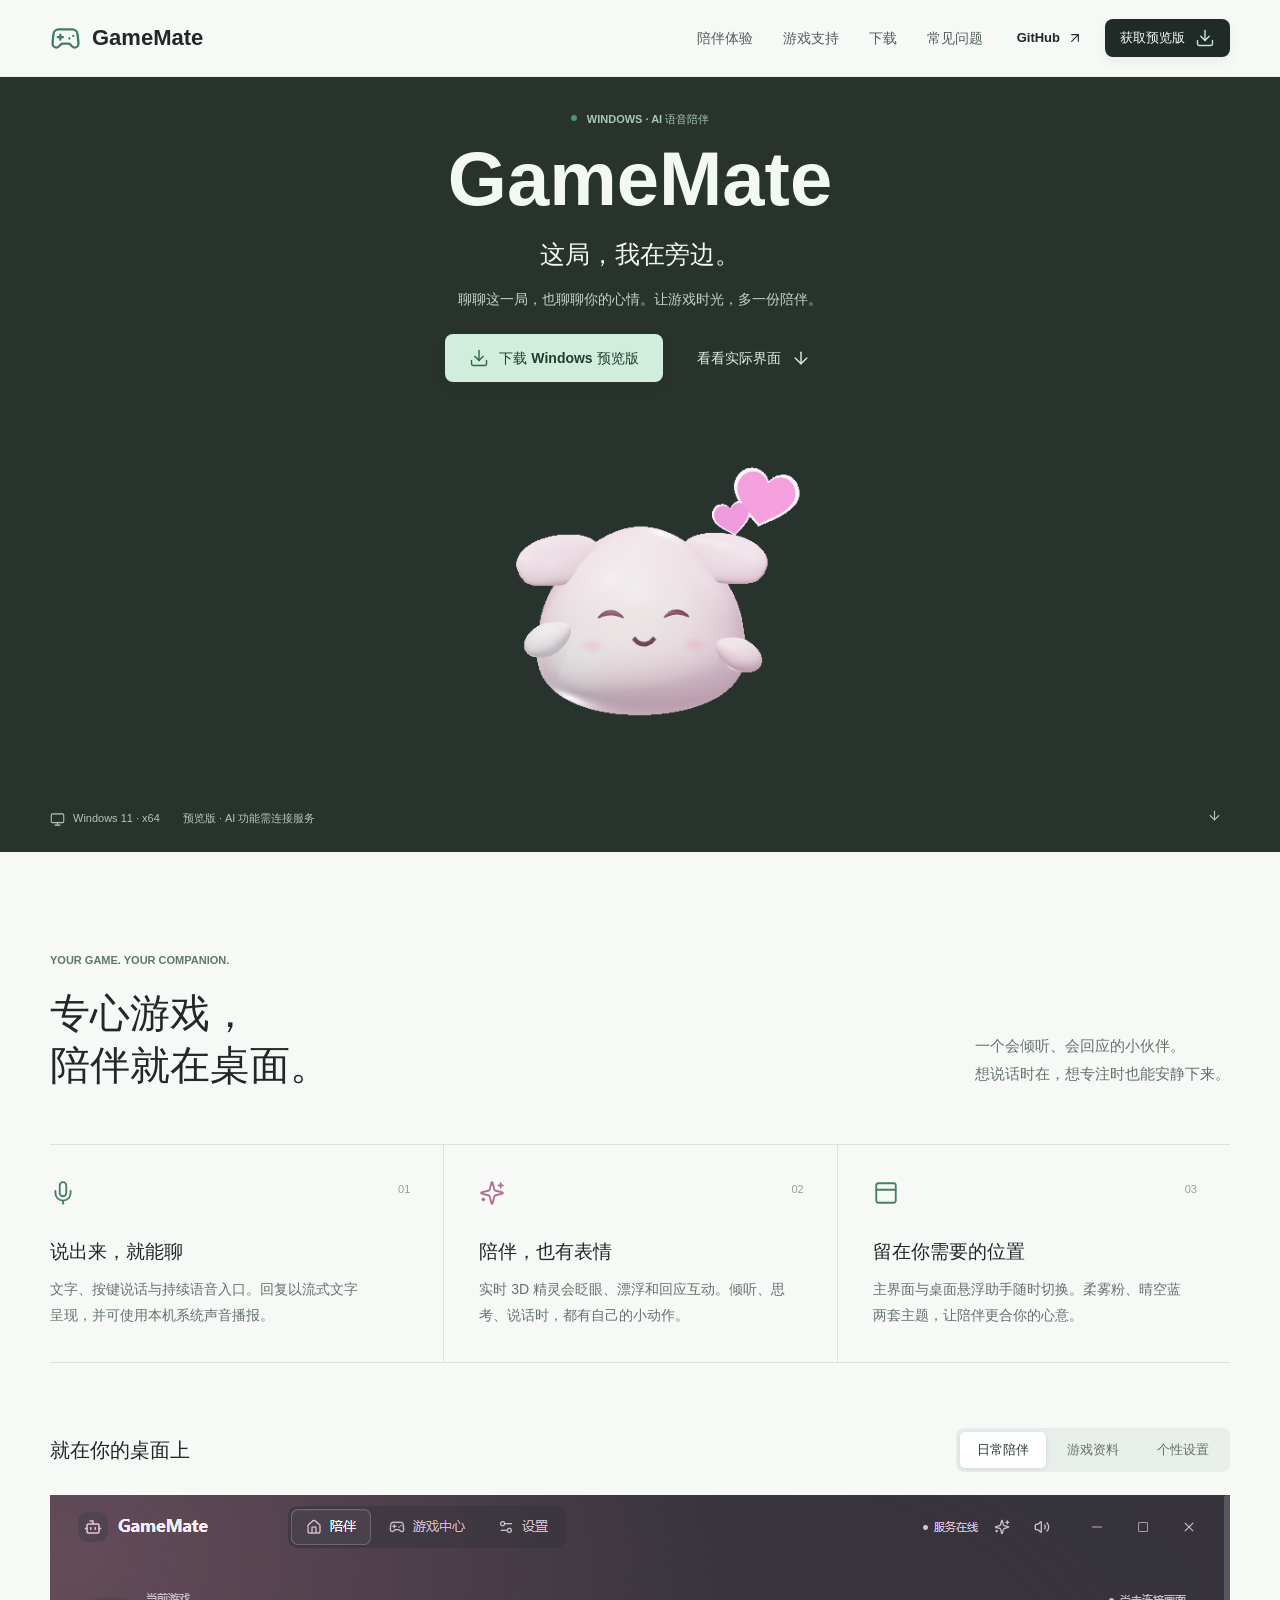
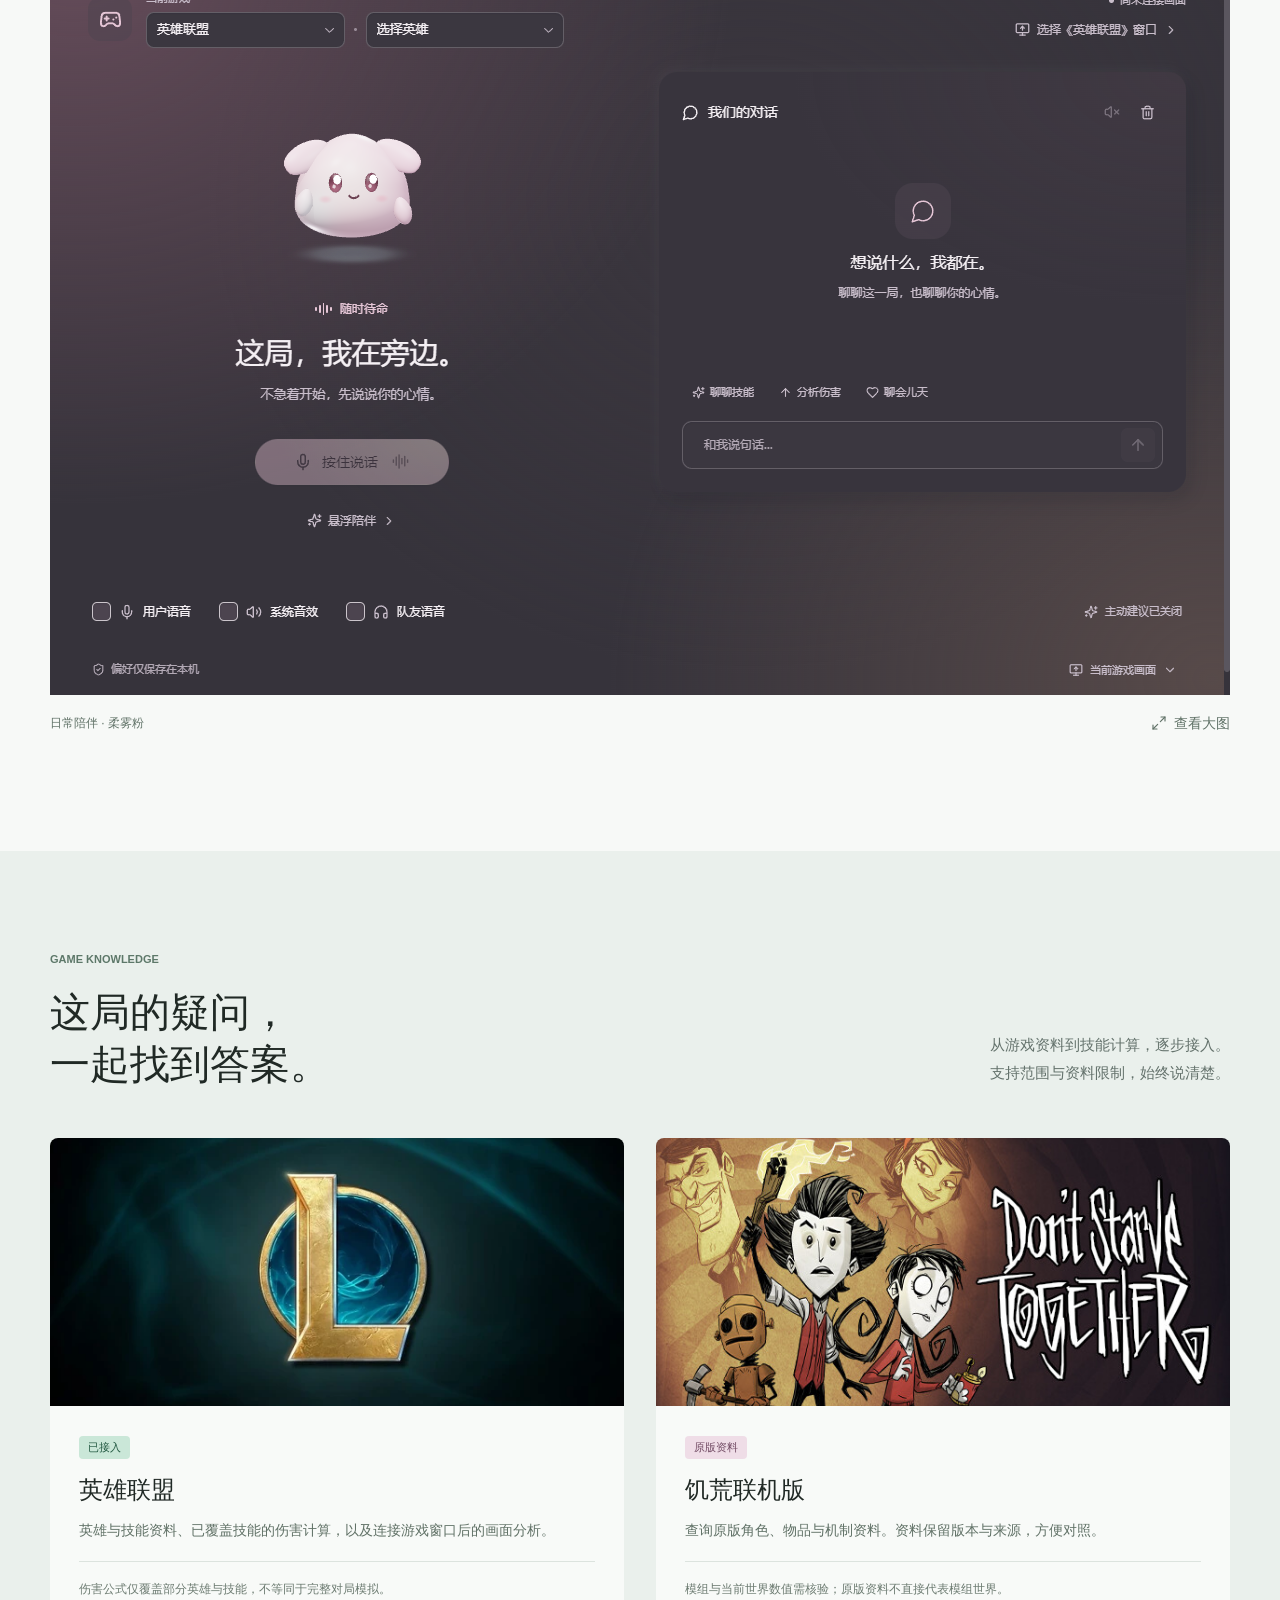
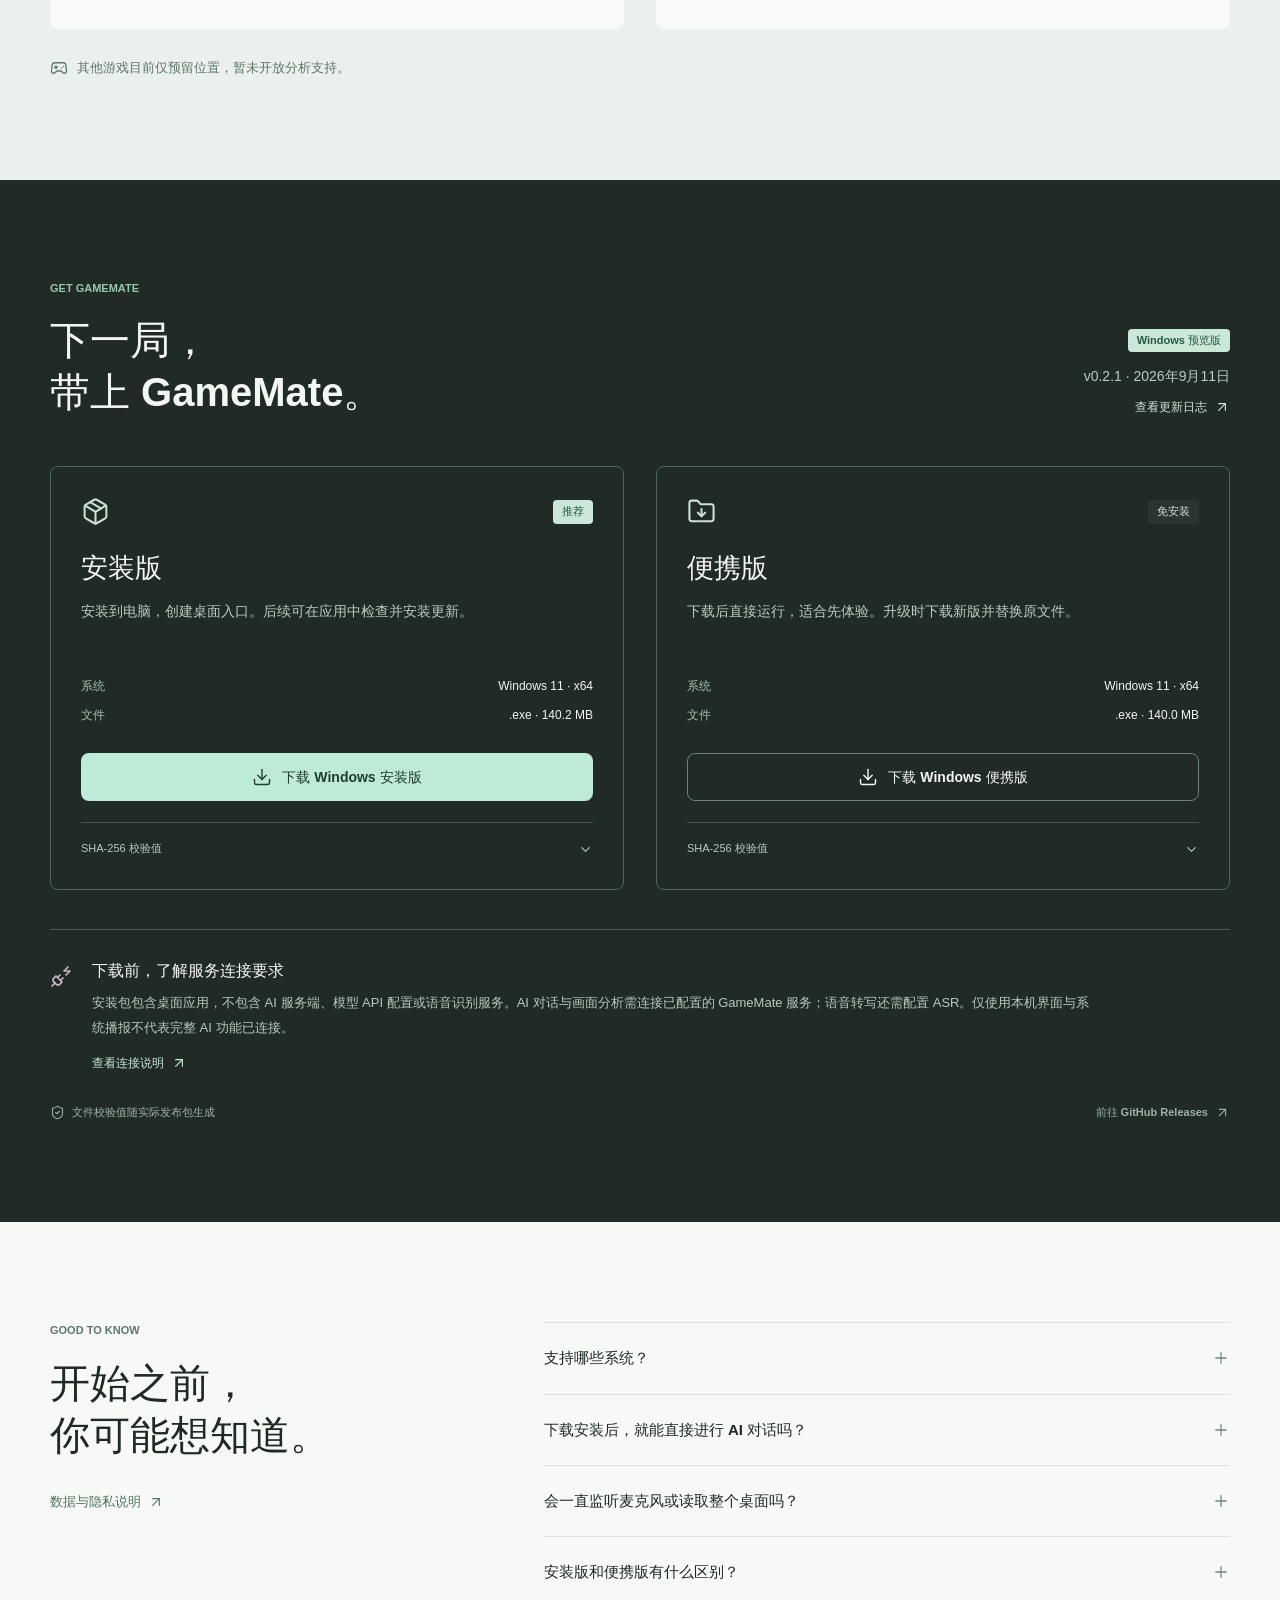
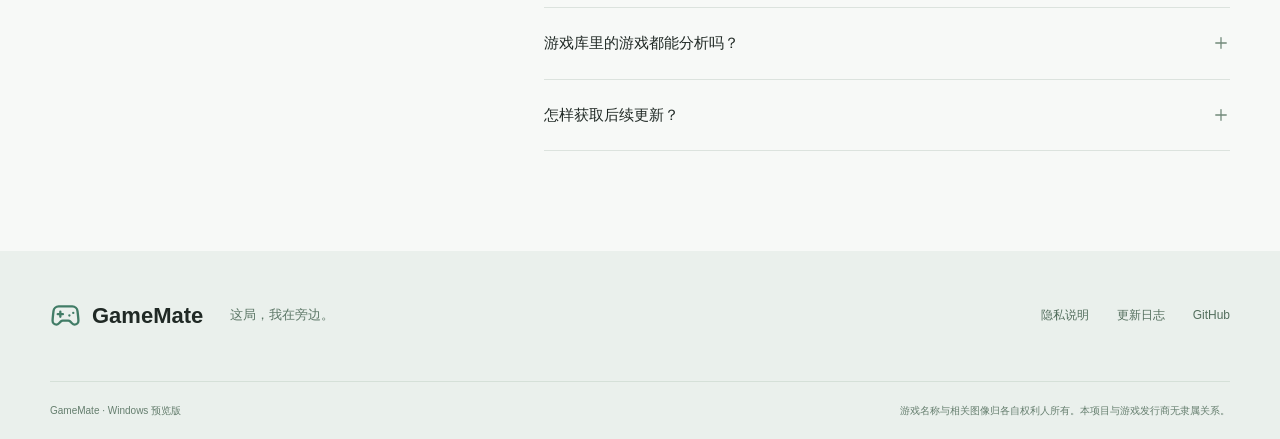
<file: index.html>
<!doctype html>
<html lang="zh-CN">
  <head>
    <meta charset="UTF-8">
    <meta name="viewport" content="width=device-width, initial-scale=1">
    <meta name="theme-color" content="#f5f7f5">
    <meta name="description" content="GameMate 是 Windows 游戏 AI 语音陪伴助手。与桌面 3D 精灵聊天，查看英雄联盟资料和饥荒联机版原版知识。下载 Windows 预览版。">
    <meta property="og:title" content="GameMate | 游戏 AI 语音陪伴助手">
    <meta property="og:description" content="这局，我在旁边。下载 GameMate Windows 预览版。">
    <meta property="og:type" content="website">
    <title>GameMate | 游戏 AI 语音陪伴助手</title>
    <link rel="icon" href="./assets/icon.png" type="image/png">
    <link rel="stylesheet" href="./styles.css">
    <script src="./app.js" defer></script>
  </head>
  <body>
    <a class="skip-link" href="#main">跳到主要内容</a>
    <header class="site-header">
      <div class="header-inner wrap">
        <a class="brand" href="./" aria-label="GameMate 首页"><svg aria-hidden="true"><use href="./assets/icons.svg#gamepad-2"></use></svg><span>GameMate</span></a>
        <nav class="desktop-nav" aria-label="主要导航"><a href="#experience">陪伴体验</a><a href="#games">游戏支持</a><a href="#download">下载</a><a href="#faq">常见问题</a></nav>
        <div class="header-actions"><a class="text-link repository-link" hidden target="_blank" rel="noopener noreferrer">GitHub <svg aria-hidden="true"><use href="./assets/icons.svg#arrow-up-right"></use></svg></a><a class="button button-small button-dark header-download" href="#download">获取预览版 <svg aria-hidden="true"><use href="./assets/icons.svg#download"></use></svg></a><button class="icon-button menu-toggle" type="button" aria-label="打开导航菜单" aria-expanded="false" aria-controls="mobile-menu"><svg aria-hidden="true"><use href="./assets/icons.svg#menu"></use></svg></button></div>
      </div>
      <nav id="mobile-menu" class="mobile-menu" aria-label="移动导航" hidden><a href="#experience">陪伴体验</a><a href="#games">游戏支持</a><a href="#download">下载预览版</a><a href="#faq">常见问题</a><a href="./changelog.html">更新日志</a></nav>
    </header>
    <main id="main">
      <section class="hero" aria-labelledby="hero-title">
        <div class="hero-copy wrap">
          <p class="eyebrow"><span class="status-dot"></span> WINDOWS · AI 语音陪伴</p>
          <h1 id="hero-title">GameMate</h1>
          <p class="hero-tagline">这局，我在旁边。</p>
          <p class="hero-description">聊聊这一局，也聊聊你的心情。<br class="mobile-break">让游戏时光，多一份陪伴。</p>
          <div class="hero-actions"><a class="button button-dark" href="#download"><svg aria-hidden="true"><use href="./assets/icons.svg#download"></use></svg> 下载 Windows 预览版</a><a class="button button-quiet" href="#experience">看看实际界面 <svg aria-hidden="true"><use href="./assets/icons.svg#arrow-down"></use></svg></a></div>
        </div>
        <div class="hero-product"><img src="./assets/hero-scene.png" alt="GameMate 实际 3D 陪伴精灵：柔粉色身体、微笑、双手与开心爱心" width="1600" height="850" fetchpriority="high"></div>
        <div class="hero-footnote wrap"><span><svg aria-hidden="true"><use href="./assets/icons.svg#monitor"></use></svg> Windows 11 · x64</span><span>预览版 · AI 功能需连接服务</span><a href="#experience" aria-label="继续了解 GameMate"><svg aria-hidden="true"><use href="./assets/icons.svg#arrow-down"></use></svg></a></div>
      </section>
      <section id="experience" class="experience section-space">
        <div class="wrap">
          <div class="section-heading"><div><p class="eyebrow">YOUR GAME. YOUR COMPANION.</p><h2>专心游戏，<br>陪伴就在桌面。</h2></div><p class="section-intro">一个会倾听、会回应的小伙伴。<br>想说话时在，想专注时也能安静下来。</p></div>
          <div class="feature-strip">
            <article><span class="feature-number">01</span><svg aria-hidden="true"><use href="./assets/icons.svg#mic"></use></svg><h3>说出来，就能聊</h3><p>文字、按键说话与持续语音入口。回复以流式文字呈现，并可使用本机系统声音播报。</p></article>
            <article><span class="feature-number">02</span><svg aria-hidden="true"><use href="./assets/icons.svg#sparkles"></use></svg><h3>陪伴，也有表情</h3><p>实时 3D 精灵会眨眼、漂浮和回应互动。倾听、思考、说话时，都有自己的小动作。</p></article>
            <article><span class="feature-number">03</span><svg aria-hidden="true"><use href="./assets/icons.svg#panel-top"></use></svg><h3>留在你需要的位置</h3><p>主界面与桌面悬浮助手随时切换。柔雾粉、晴空蓝两套主题，让陪伴更合你的心意。</p></article>
          </div>
          <div class="gallery-heading"><h3>就在你的桌面上</h3><div class="gallery-tabs" role="tablist" aria-label="产品界面"><button id="tab-companion" type="button" role="tab" aria-selected="true" aria-controls="product-panel" data-gallery="companion">日常陪伴</button><button id="tab-games" type="button" role="tab" aria-selected="false" aria-controls="product-panel" tabindex="-1" data-gallery="games">游戏资料</button><button id="tab-settings" type="button" role="tab" aria-selected="false" aria-controls="product-panel" tabindex="-1" data-gallery="settings">个性设置</button></div></div>
          <figure class="product-gallery" id="product-panel" role="tabpanel" tabindex="0" aria-labelledby="tab-companion"><img id="gallery-image" src="./assets/companion-desktop.png" alt="日常陪伴界面，左侧为 3D 精灵，右侧为聊天和语音入口" width="1180" height="800" loading="lazy"><figcaption><span id="gallery-caption">日常陪伴 · 柔雾粉</span><button type="button" class="text-link" id="expand-image"><svg aria-hidden="true"><use href="./assets/icons.svg#maximize-2"></use></svg> 查看大图</button></figcaption></figure>
        </div>
      </section>
      <section id="games" class="games-section section-space">
        <div class="wrap"><div class="section-heading"><div><p class="eyebrow">GAME KNOWLEDGE</p><h2>这局的疑问，<br>一起找到答案。</h2></div><p class="section-intro">从游戏资料到技能计算，逐步接入。<br>支持范围与资料限制，始终说清楚。</p></div>
          <div class="game-list"><article class="game-feature"><img src="./assets/league-of-legends.webp" alt="英雄联盟" width="460" height="215" loading="lazy"><div><span class="tag tag-mint">已接入</span><h3>英雄联盟</h3><p>英雄与技能资料、已覆盖技能的伤害计算，以及连接游戏窗口后的画面分析。</p><p class="scope-note">伤害公式仅覆盖部分英雄与技能，不等同于完整对局模拟。</p></div></article><article class="game-feature"><img src="./assets/dont-starve.jpg" alt="饥荒联机版" width="460" height="215" loading="lazy"><div><span class="tag tag-pink">原版资料</span><h3>饥荒联机版</h3><p>查询原版角色、物品与机制资料。资料保留版本与来源，方便对照。</p><p class="scope-note">模组与当前世界数值需核验；原版资料不直接代表模组世界。</p></div></article></div>
          <p class="games-footer"><svg aria-hidden="true"><use href="./assets/icons.svg#gamepad-2"></use></svg> 其他游戏目前仅预留位置，暂未开放分析支持。</p>
        </div>
      </section>
      <section id="download" class="download-section section-space" aria-labelledby="download-heading">
        <div class="wrap"><div class="section-heading"><div><p class="eyebrow">GET GAMEMATE</p><h2 id="download-heading">下一局，<br>带上 GameMate。</h2></div><div class="release-summary"><span class="tag tag-mint">Windows 预览版</span><p id="release-version" role="status">正在获取版本信息</p><a class="text-link" href="./changelog.html">查看更新日志 <svg aria-hidden="true"><use href="./assets/icons.svg#arrow-up-right"></use></svg></a></div></div>
          <div id="release-error" class="release-error" role="status" hidden><p id="release-error-text">暂时无法获取发布信息。</p><button class="button button-small button-outline" id="retry-release" type="button"><svg aria-hidden="true"><use href="./assets/icons.svg#refresh-cw"></use></svg> 重新获取</button></div>
          <div class="download-grid">
            <article class="download-option" data-download="installer"><div class="download-option-heading"><svg aria-hidden="true"><use href="./assets/icons.svg#package"></use></svg><span class="tag tag-mint">推荐</span></div><h3>安装版</h3><p>安装到电脑，创建桌面入口。后续可在应用中检查并安装更新。</p><dl><div><dt>系统</dt><dd>Windows 11 · x64</dd></div><div><dt>文件</dt><dd class="asset-size">等待发布信息</dd></div></dl><a class="button button-mint asset-download" aria-disabled="true"><svg aria-hidden="true"><use href="./assets/icons.svg#download"></use></svg><span>正在获取下载</span></a><details class="checksum-details"><summary>SHA-256 校验值 <svg aria-hidden="true"><use href="./assets/icons.svg#chevron-down"></use></svg></summary><div class="checksum-row"><code class="asset-checksum">发布后提供</code><button class="icon-button copy-checksum" type="button" aria-label="复制安装版 SHA-256 校验值" title="复制 SHA-256" disabled><svg aria-hidden="true"><use href="./assets/icons.svg#copy"></use></svg></button></div></details></article>
            <article class="download-option" data-download="portable"><div class="download-option-heading"><svg aria-hidden="true"><use href="./assets/icons.svg#folder-down"></use></svg><span class="tag tag-neutral">免安装</span></div><h3>便携版</h3><p>下载后直接运行，适合先体验。升级时下载新版并替换原文件。</p><dl><div><dt>系统</dt><dd>Windows 11 · x64</dd></div><div><dt>文件</dt><dd class="asset-size">等待发布信息</dd></div></dl><a class="button button-outline asset-download" aria-disabled="true"><svg aria-hidden="true"><use href="./assets/icons.svg#download"></use></svg><span>正在获取下载</span></a><details class="checksum-details"><summary>SHA-256 校验值 <svg aria-hidden="true"><use href="./assets/icons.svg#chevron-down"></use></svg></summary><div class="checksum-row"><code class="asset-checksum">发布后提供</code><button class="icon-button copy-checksum" type="button" aria-label="复制便携版 SHA-256 校验值" title="复制 SHA-256" disabled><svg aria-hidden="true"><use href="./assets/icons.svg#copy"></use></svg></button></div></details></article>
          </div>
          <div class="requirements"><svg aria-hidden="true"><use href="./assets/icons.svg#plug-zap"></use></svg><div><h3>下载前，了解服务连接要求</h3><p>安装包包含桌面应用，不包含 AI 服务端、模型 API 配置或语音识别服务。AI 对话与画面分析需连接已配置的 GameMate 服务；语音转写还需配置 ASR。仅使用本机界面与系统播报不代表完整 AI 功能已连接。</p><a class="text-link setup-link" href="./setup.html">查看连接说明 <svg aria-hidden="true"><use href="./assets/icons.svg#arrow-up-right"></use></svg></a></div></div>
          <div class="download-footer"><span><svg aria-hidden="true"><use href="./assets/icons.svg#shield-check"></use></svg> 文件校验值随实际发布包生成</span><a class="text-link release-link" hidden target="_blank" rel="noopener noreferrer">前往 GitHub Releases <svg aria-hidden="true"><use href="./assets/icons.svg#arrow-up-right"></use></svg></a></div>
        </div>
      </section>
      <section id="faq" class="faq-section section-space"><div class="wrap faq-layout"><div><p class="eyebrow">GOOD TO KNOW</p><h2>开始之前，<br>你可能想知道。</h2><a class="text-link" href="./privacy.html">数据与隐私说明 <svg aria-hidden="true"><use href="./assets/icons.svg#arrow-up-right"></use></svg></a></div><div class="faq-list">
        <details><summary>支持哪些系统？<svg aria-hidden="true"><use href="./assets/icons.svg#plus"></use></svg></summary><p>当前提供 Windows 11 x64 安装版与便携版，暂不提供 macOS、Linux 或 ARM64 版本。进程音频采集要求 Windows build 20348 及以上；建议使用更新后的 Windows 11。Windows 10 不作为本预览版的完整功能支持平台。</p></details>
        <details><summary>下载安装后，就能直接进行 AI 对话吗？<svg aria-hidden="true"><use href="./assets/icons.svg#plus"></use></svg></summary><p>还需要连接 GameMate 服务端，并在服务端配置模型供应商与 API Key。服务默认在本机运行，地址为 <code>http://127.0.0.1:8787</code>。语音转写需要单独配置 ASR。安装包不会携带你的 API Key 或服务配置；具体部署步骤见项目中的服务端部署文档。</p><a class="text-link setup-link" href="./setup.html">查看服务端部署说明 <svg aria-hidden="true"><use href="./assets/icons.svg#arrow-up-right"></use></svg></a></details>
        <details><summary>会一直监听麦克风或读取整个桌面吗？<svg aria-hidden="true"><use href="./assets/icons.svg#plus"></use></svg></summary><p>麦克风有按键说话与可选持续语音模式，持续模式由你在设置中开启。游戏画面由你选择目标窗口；主动建议与声音通道也可以单独关闭。使用暂停助手可停止持续采集。启用相关 AI 功能时，音频、文字或所选窗口画面可能发送到你配置的服务及模型供应商。</p></details>
        <details><summary>安装版和便携版有什么区别？<svg aria-hidden="true"><use href="./assets/icons.svg#plus"></use></svg></summary><p>安装版提供安装向导、快捷方式和应用内更新入口，适合日常使用。便携版无需安装，更新时需要重新下载新版。两者都需要满足同样的服务连接条件；便携版也可能在当前用户目录保存应用设置，并不表示所有数据都写在可执行文件旁边。</p></details>
        <details><summary>游戏库里的游戏都能分析吗？<svg aria-hidden="true"><use href="./assets/icons.svg#plus"></use></svg></summary><p>目前英雄联盟提供英雄资料与部分技能伤害分析，饥荒联机版提供原版资料查询。其余游戏仅展示预留位置。资料、公式和画面理解均有覆盖范围与版本限制，不能保证对每个问题都给出准确答案。</p></details>
        <details><summary>怎样获取后续更新？<svg aria-hidden="true"><use href="./assets/icons.svg#plus"></use></svg></summary><p>安装版可在应用设置中手动检查更新，下载完成后由你确认重启安装；便携版请从本页或 GitHub Releases 下载新版。服务端与桌面端需要保持兼容，发布日志会说明对应变化。</p></details>
      </div></div></section>
    </main>
    <footer class="site-footer"><div class="wrap footer-top"><a class="brand" href="./"><svg aria-hidden="true"><use href="./assets/icons.svg#gamepad-2"></use></svg><span>GameMate</span></a><p>这局，我在旁边。</p><nav aria-label="页脚导航"><a href="./privacy.html">隐私说明</a><a href="./changelog.html">更新日志</a><a class="repository-link" hidden target="_blank" rel="noopener noreferrer">GitHub</a></nav></div><div class="wrap footer-bottom"><span>GameMate · Windows 预览版</span><span>游戏名称与相关图像归各自权利人所有。本项目与游戏发行商无隶属关系。</span></div></footer>
    <dialog id="image-dialog" class="image-dialog" aria-label="产品界面大图"><button class="icon-button dialog-close" type="button" aria-label="关闭大图" title="关闭大图"><svg aria-hidden="true"><use href="./assets/icons.svg#x"></use></svg></button><img id="dialog-image" alt="" width="1180" height="800"><p id="dialog-caption"></p></dialog>
    <div id="toast" class="toast" role="status" aria-live="polite" hidden></div>
  </body>
</html>
</file>
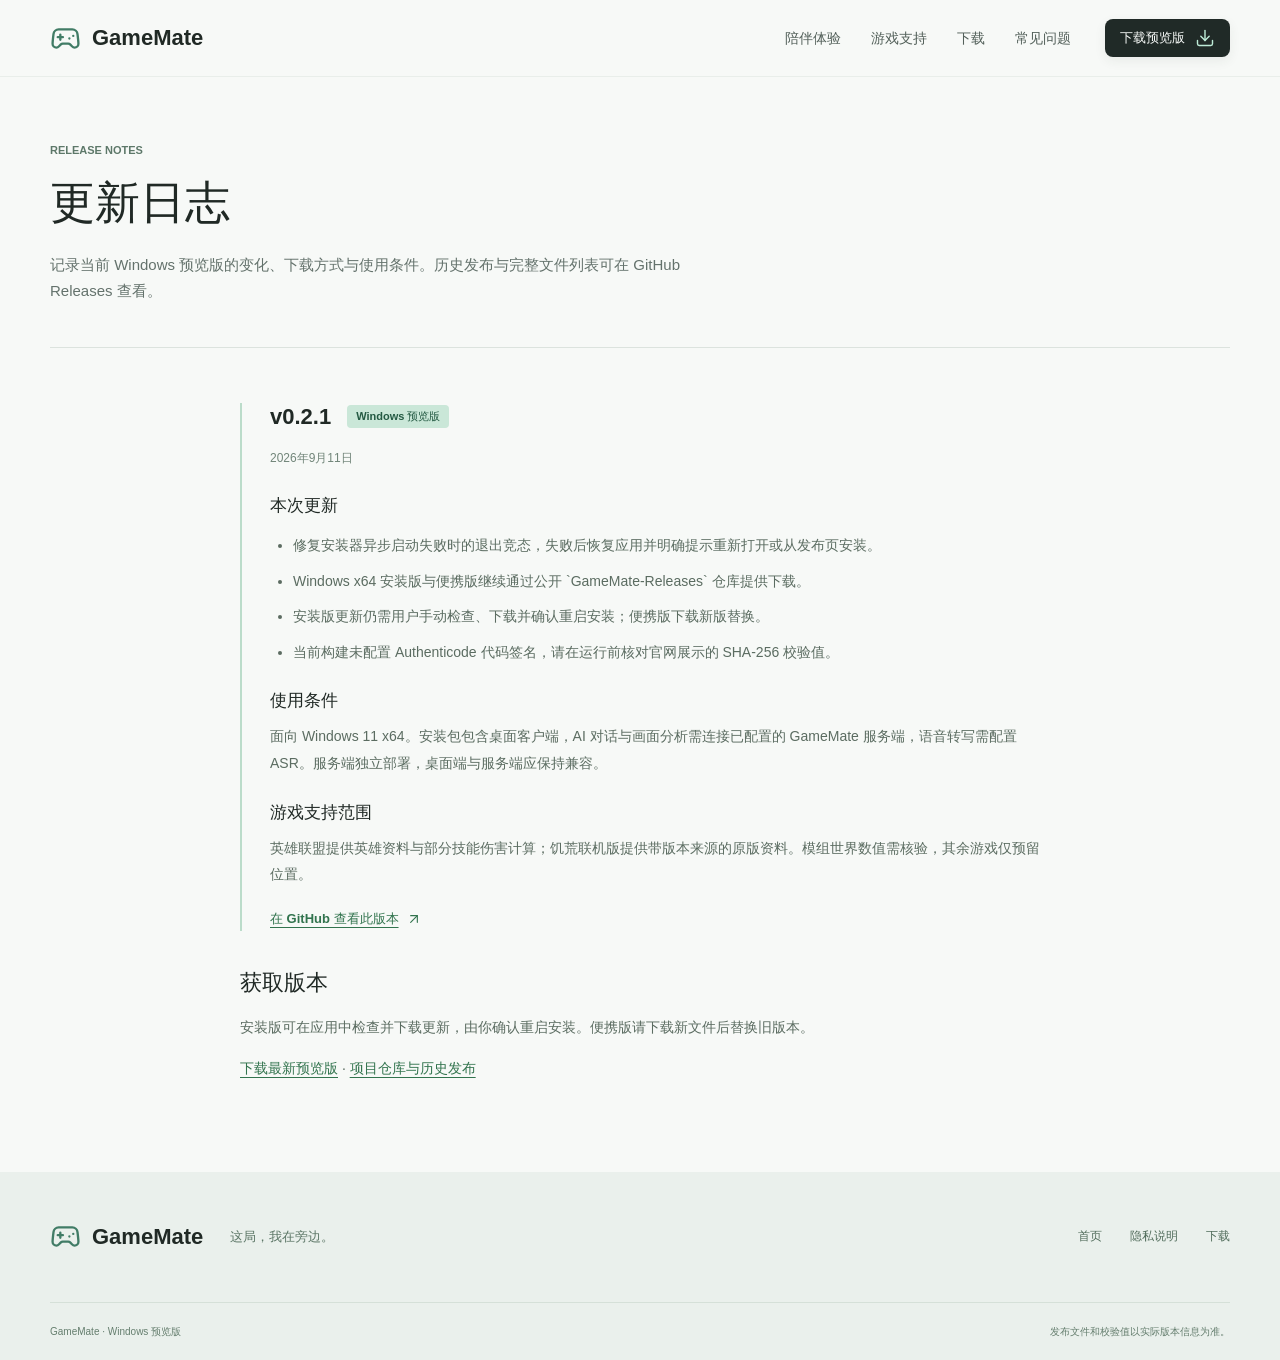
<file: changelog.html>
<!doctype html>
<html lang="zh-CN">
<head><meta charset="UTF-8"><meta name="viewport" content="width=device-width, initial-scale=1"><meta name="theme-color" content="#f5f7f5"><meta name="description" content="GameMate Windows 预览版更新日志与下载信息。"><title>更新日志 | GameMate</title><link rel="icon" href="./assets/icon.png" type="image/png"><link rel="stylesheet" href="./styles.css"><script src="./app.js" defer></script></head>
<body>
  <a class="skip-link" href="#main">跳到主要内容</a>
  <header class="site-header"><div class="header-inner wrap"><a class="brand" href="./" aria-label="GameMate 首页"><svg aria-hidden="true"><use href="./assets/icons.svg#gamepad-2"></use></svg><span>GameMate</span></a><nav class="desktop-nav" aria-label="主要导航"><a href="./#experience">陪伴体验</a><a href="./#games">游戏支持</a><a href="./#download">下载</a><a href="./#faq">常见问题</a></nav><div class="header-actions"><a class="button button-small button-dark" href="./#download">下载预览版 <svg aria-hidden="true"><use href="./assets/icons.svg#download"></use></svg></a></div></div></header>
  <main class="document-main" id="main"><div class="document-header wrap"><p class="eyebrow">RELEASE NOTES</p><h1>更新日志</h1><p>记录当前 Windows 预览版的变化、下载方式与使用条件。历史发布与完整文件列表可在 GitHub Releases 查看。</p></div><div class="document-content"><section class="release-entry"><h2><span id="changelog-version">正在获取版本</span><span class="tag tag-mint">Windows 预览版</span></h2><p class="release-date" id="changelog-date" role="status">正在获取发布信息</p><h3>本次更新</h3><ul id="release-notes"><li>发布内容加载中。</li></ul><h3>使用条件</h3><p>面向 Windows 11 x64。安装包包含桌面客户端，AI 对话与画面分析需连接已配置的 GameMate 服务端，语音转写需配置 ASR。服务端独立部署，桌面端与服务端应保持兼容。</p><h3>游戏支持范围</h3><p>英雄联盟提供英雄资料与部分技能伤害计算；饥荒联机版提供带版本来源的原版资料。模组世界数值需核验，其余游戏仅预留位置。</p><a class="text-link release-link" hidden target="_blank" rel="noopener noreferrer">在 GitHub 查看此版本 <svg aria-hidden="true"><use href="./assets/icons.svg#arrow-up-right"></use></svg></a></section><section><h2>获取版本</h2><p>安装版可在应用中检查并下载更新，由你确认重启安装。便携版请下载新文件后替换旧版本。</p><p><a href="./#download">下载最新预览版</a> · <a class="repository-link" hidden target="_blank" rel="noopener noreferrer">项目仓库与历史发布</a></p></section></div></main>
  <footer class="site-footer"><div class="wrap footer-top"><a class="brand" href="./"><svg aria-hidden="true"><use href="./assets/icons.svg#gamepad-2"></use></svg><span>GameMate</span></a><p>这局，我在旁边。</p><nav aria-label="页脚导航"><a href="./">首页</a><a href="./privacy.html">隐私说明</a><a href="./#download">下载</a></nav></div><div class="wrap footer-bottom"><span>GameMate · Windows 预览版</span><span>发布文件和校验值以实际版本信息为准。</span></div></footer>
</body></html>
</file>
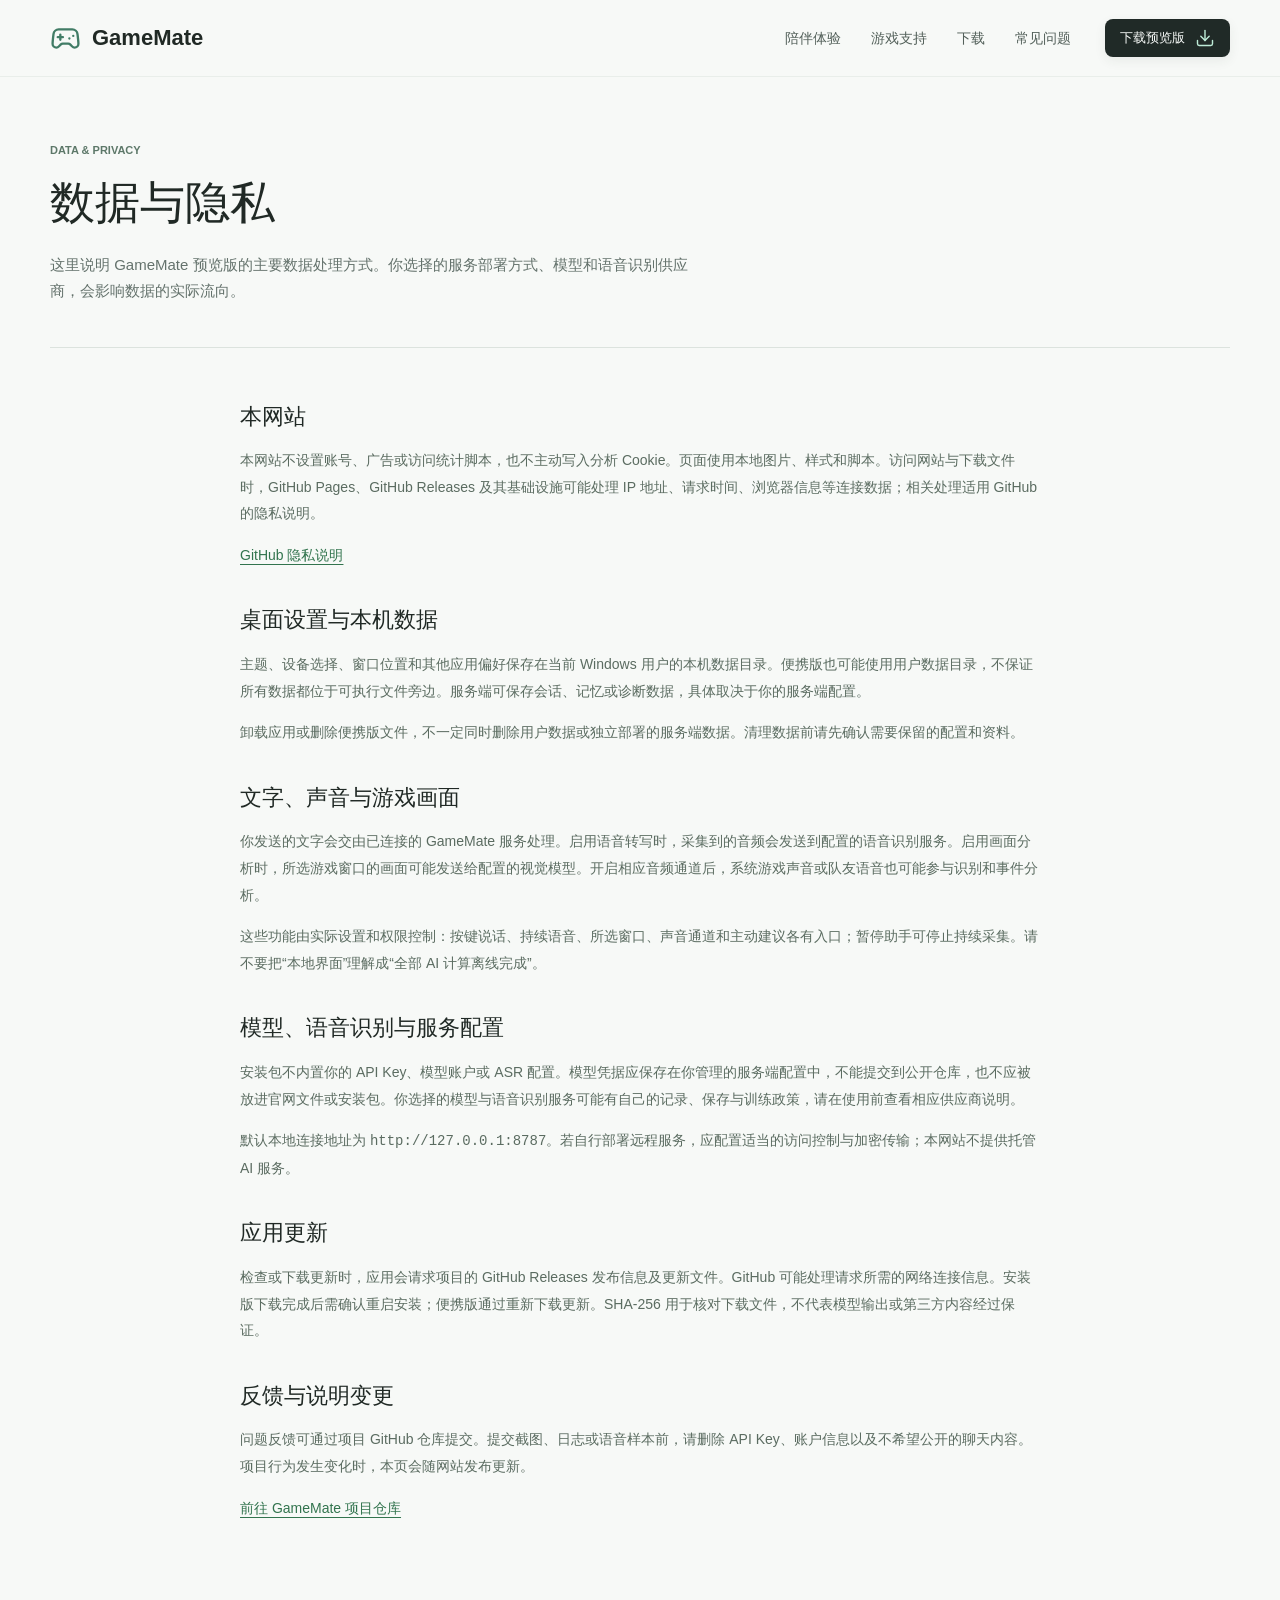
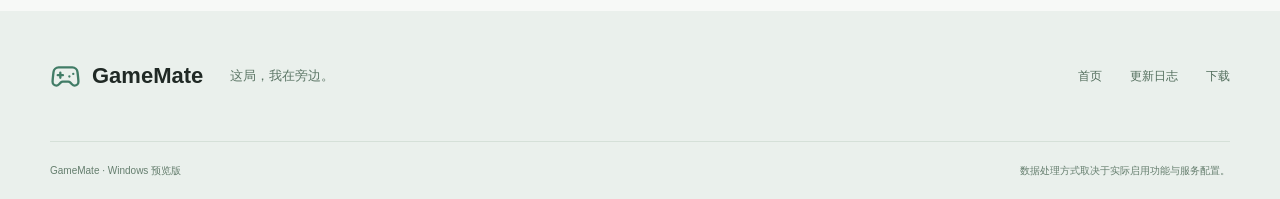
<file: privacy.html>
<!doctype html>
<html lang="zh-CN">
<head><meta charset="UTF-8"><meta name="viewport" content="width=device-width, initial-scale=1"><meta name="theme-color" content="#f5f7f5"><meta name="description" content="GameMate Windows 预览版的数据与隐私说明：网站访问、桌面采集、服务连接与本地设置。"><title>数据与隐私 | GameMate</title><link rel="icon" href="./assets/icon.png" type="image/png"><link rel="stylesheet" href="./styles.css"><script src="./app.js" defer></script></head>
<body>
  <a class="skip-link" href="#main">跳到主要内容</a>
  <header class="site-header"><div class="header-inner wrap"><a class="brand" href="./" aria-label="GameMate 首页"><svg aria-hidden="true"><use href="./assets/icons.svg#gamepad-2"></use></svg><span>GameMate</span></a><nav class="desktop-nav" aria-label="主要导航"><a href="./#experience">陪伴体验</a><a href="./#games">游戏支持</a><a href="./#download">下载</a><a href="./#faq">常见问题</a></nav><div class="header-actions"><a class="button button-small button-dark" href="./#download">下载预览版 <svg aria-hidden="true"><use href="./assets/icons.svg#download"></use></svg></a></div></div></header>
  <main class="document-main" id="main"><div class="document-header wrap"><p class="eyebrow">DATA & PRIVACY</p><h1>数据与隐私</h1><p>这里说明 GameMate 预览版的主要数据处理方式。你选择的服务部署方式、模型和语音识别供应商，会影响数据的实际流向。</p></div><div class="document-content">
    <section><h2>本网站</h2><p>本网站不设置账号、广告或访问统计脚本，也不主动写入分析 Cookie。页面使用本地图片、样式和脚本。访问网站与下载文件时，GitHub Pages、GitHub Releases 及其基础设施可能处理 IP 地址、请求时间、浏览器信息等连接数据；相关处理适用 GitHub 的隐私说明。</p><p><a href="https://docs.github.com/en/site-policy/privacy-policies/github-general-privacy-statement" target="_blank" rel="noopener noreferrer">GitHub 隐私说明</a></p></section>
    <section><h2>桌面设置与本机数据</h2><p>主题、设备选择、窗口位置和其他应用偏好保存在当前 Windows 用户的本机数据目录。便携版也可能使用用户数据目录，不保证所有数据都位于可执行文件旁边。服务端可保存会话、记忆或诊断数据，具体取决于你的服务端配置。</p><p>卸载应用或删除便携版文件，不一定同时删除用户数据或独立部署的服务端数据。清理数据前请先确认需要保留的配置和资料。</p></section>
    <section><h2>文字、声音与游戏画面</h2><p>你发送的文字会交由已连接的 GameMate 服务处理。启用语音转写时，采集到的音频会发送到配置的语音识别服务。启用画面分析时，所选游戏窗口的画面可能发送给配置的视觉模型。开启相应音频通道后，系统游戏声音或队友语音也可能参与识别和事件分析。</p><p>这些功能由实际设置和权限控制：按键说话、持续语音、所选窗口、声音通道和主动建议各有入口；暂停助手可停止持续采集。请不要把“本地界面”理解成“全部 AI 计算离线完成”。</p></section>
    <section><h2>模型、语音识别与服务配置</h2><p>安装包不内置你的 API Key、模型账户或 ASR 配置。模型凭据应保存在你管理的服务端配置中，不能提交到公开仓库，也不应被放进官网文件或安装包。你选择的模型与语音识别服务可能有自己的记录、保存与训练政策，请在使用前查看相应供应商说明。</p><p>默认本地连接地址为 <code>http://127.0.0.1:8787</code>。若自行部署远程服务，应配置适当的访问控制与加密传输；本网站不提供托管 AI 服务。</p></section>
    <section><h2>应用更新</h2><p>检查或下载更新时，应用会请求项目的 GitHub Releases 发布信息及更新文件。GitHub 可能处理请求所需的网络连接信息。安装版下载完成后需确认重启安装；便携版通过重新下载更新。SHA-256 用于核对下载文件，不代表模型输出或第三方内容经过保证。</p></section>
    <section><h2>反馈与说明变更</h2><p>问题反馈可通过项目 GitHub 仓库提交。提交截图、日志或语音样本前，请删除 API Key、账户信息以及不希望公开的聊天内容。项目行为发生变化时，本页会随网站发布更新。</p><p><a class="repository-link" hidden target="_blank" rel="noopener noreferrer">前往 GameMate 项目仓库</a></p></section>
  </div></main>
  <footer class="site-footer"><div class="wrap footer-top"><a class="brand" href="./"><svg aria-hidden="true"><use href="./assets/icons.svg#gamepad-2"></use></svg><span>GameMate</span></a><p>这局，我在旁边。</p><nav aria-label="页脚导航"><a href="./">首页</a><a href="./changelog.html">更新日志</a><a href="./#download">下载</a></nav></div><div class="wrap footer-bottom"><span>GameMate · Windows 预览版</span><span>数据处理方式取决于实际启用功能与服务配置。</span></div></footer>
</body></html>
</file>
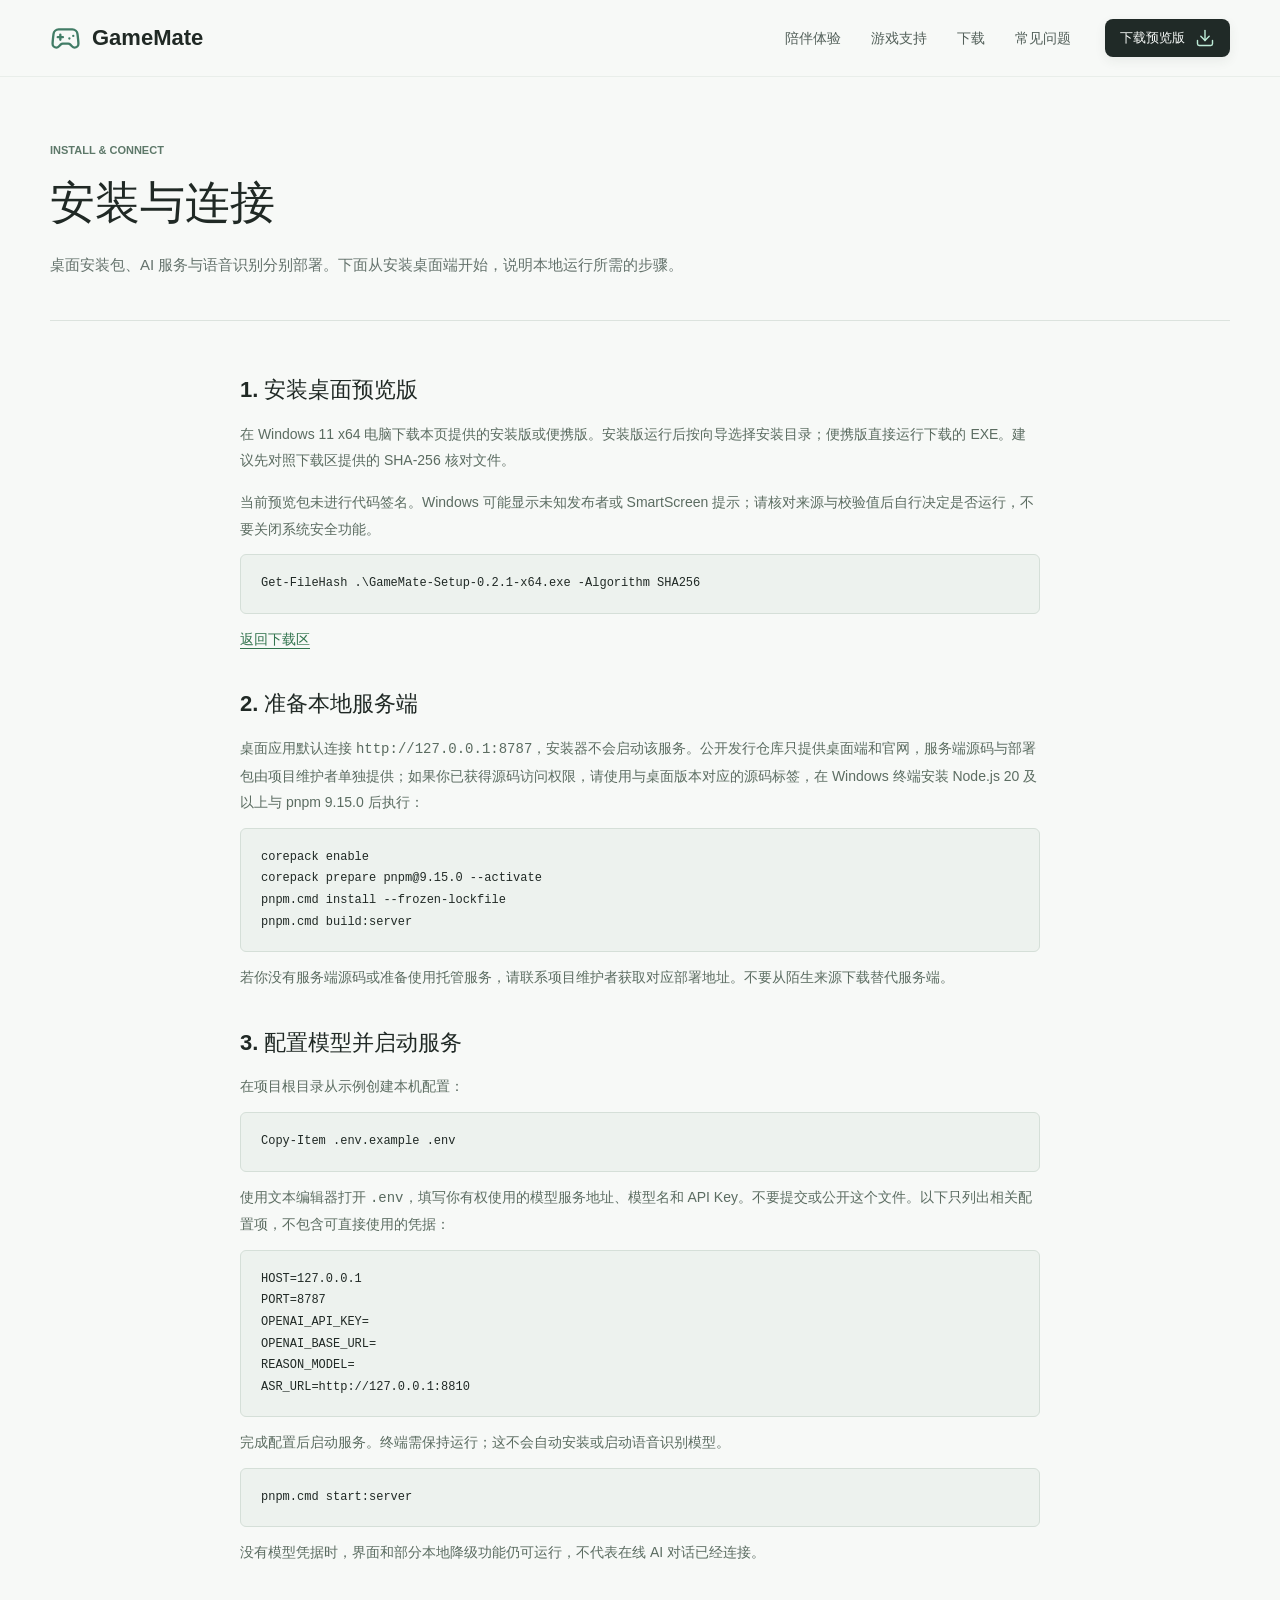
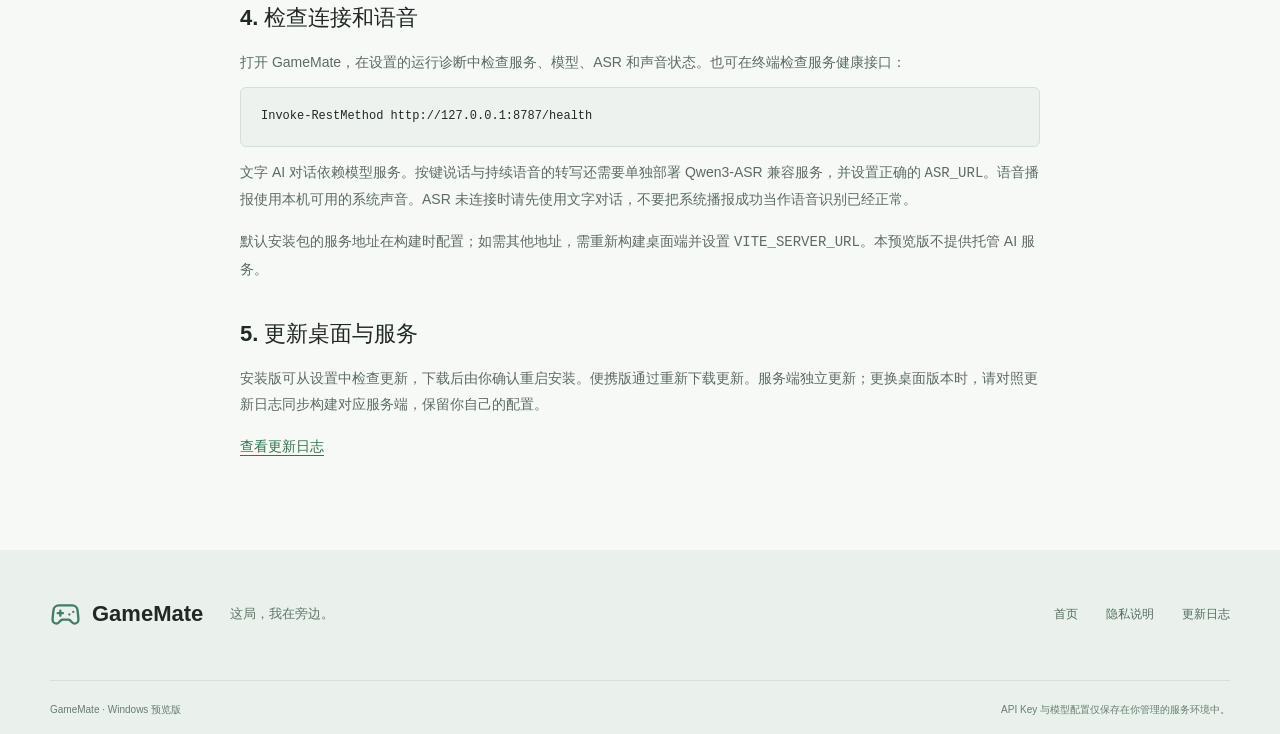
<file: setup.html>
<!doctype html>
<html lang="zh-CN">
<head><meta charset="UTF-8"><meta name="viewport" content="width=device-width, initial-scale=1"><meta name="theme-color" content="#f5f7f5"><meta name="description" content="安装 GameMate Windows 预览版，启动本地服务并检查 AI 与语音连接。"><title>安装与连接 | GameMate</title><link rel="icon" href="./assets/icon.png" type="image/png"><link rel="stylesheet" href="./styles.css"><script src="./app.js" defer></script></head>
<body><a class="skip-link" href="#main">跳到主要内容</a><header class="site-header"><div class="header-inner wrap"><a class="brand" href="./" aria-label="GameMate 首页"><svg aria-hidden="true"><use href="./assets/icons.svg#gamepad-2"></use></svg><span>GameMate</span></a><nav class="desktop-nav" aria-label="主要导航"><a href="./#experience">陪伴体验</a><a href="./#games">游戏支持</a><a href="./#download">下载</a><a href="./#faq">常见问题</a></nav><div class="header-actions"><a class="button button-small button-dark" href="./#download">下载预览版 <svg aria-hidden="true"><use href="./assets/icons.svg#download"></use></svg></a></div></div></header>
<main id="main" class="document-main"><div class="document-header wrap"><p class="eyebrow">INSTALL & CONNECT</p><h1>安装与连接</h1><p>桌面安装包、AI 服务与语音识别分别部署。下面从安装桌面端开始，说明本地运行所需的步骤。</p></div><div class="document-content">
<section><h2>1. 安装桌面预览版</h2><p>在 Windows 11 x64 电脑下载本页提供的安装版或便携版。安装版运行后按向导选择安装目录；便携版直接运行下载的 EXE。建议先对照下载区提供的 SHA-256 核对文件。</p><p>当前预览包未进行代码签名。Windows 可能显示未知发布者或 SmartScreen 提示；请核对来源与校验值后自行决定是否运行，不要关闭系统安全功能。</p><pre><code>Get-FileHash .\GameMate-Setup-0.2.1-x64.exe -Algorithm SHA256</code></pre><p><a href="./#download">返回下载区</a></p></section>
<section><h2>2. 准备本地服务端</h2><p>桌面应用默认连接 <code>http://127.0.0.1:8787</code>，安装器不会启动该服务。公开发行仓库只提供桌面端和官网，服务端源码与部署包由项目维护者单独提供；如果你已获得源码访问权限，请使用与桌面版本对应的源码标签，在 Windows 终端安装 Node.js 20 及以上与 pnpm 9.15.0 后执行：</p><pre><code>corepack enable
corepack prepare pnpm@9.15.0 --activate
pnpm.cmd install --frozen-lockfile
pnpm.cmd build:server</code></pre><p>若你没有服务端源码或准备使用托管服务，请联系项目维护者获取对应部署地址。不要从陌生来源下载替代服务端。</p></section>
<section><h2>3. 配置模型并启动服务</h2><p>在项目根目录从示例创建本机配置：</p><pre><code>Copy-Item .env.example .env</code></pre><p>使用文本编辑器打开 <code>.env</code>，填写你有权使用的模型服务地址、模型名和 API Key。不要提交或公开这个文件。以下只列出相关配置项，不包含可直接使用的凭据：</p><pre><code>HOST=127.0.0.1
PORT=8787
OPENAI_API_KEY=
OPENAI_BASE_URL=
REASON_MODEL=
ASR_URL=http://127.0.0.1:8810</code></pre><p>完成配置后启动服务。终端需保持运行；这不会自动安装或启动语音识别模型。</p><pre><code>pnpm.cmd start:server</code></pre><p>没有模型凭据时，界面和部分本地降级功能仍可运行，不代表在线 AI 对话已经连接。</p></section>
<section><h2>4. 检查连接和语音</h2><p>打开 GameMate，在设置的运行诊断中检查服务、模型、ASR 和声音状态。也可在终端检查服务健康接口：</p><pre><code>Invoke-RestMethod http://127.0.0.1:8787/health</code></pre><p>文字 AI 对话依赖模型服务。按键说话与持续语音的转写还需要单独部署 Qwen3-ASR 兼容服务，并设置正确的 <code>ASR_URL</code>。语音播报使用本机可用的系统声音。ASR 未连接时请先使用文字对话，不要把系统播报成功当作语音识别已经正常。</p><p>默认安装包的服务地址在构建时配置；如需其他地址，需重新构建桌面端并设置 <code>VITE_SERVER_URL</code>。本预览版不提供托管 AI 服务。</p></section>
<section><h2>5. 更新桌面与服务</h2><p>安装版可从设置中检查更新，下载后由你确认重启安装。便携版通过重新下载更新。服务端独立更新；更换桌面版本时，请对照更新日志同步构建对应服务端，保留你自己的配置。</p><p><a href="./changelog.html">查看更新日志</a></p></section>
</div></main><footer class="site-footer"><div class="wrap footer-top"><a class="brand" href="./"><svg aria-hidden="true"><use href="./assets/icons.svg#gamepad-2"></use></svg><span>GameMate</span></a><p>这局，我在旁边。</p><nav aria-label="页脚导航"><a href="./">首页</a><a href="./privacy.html">隐私说明</a><a href="./changelog.html">更新日志</a></nav></div><div class="wrap footer-bottom"><span>GameMate · Windows 预览版</span><span>API Key 与模型配置仅保存在你管理的服务环境中。</span></div></footer></body></html>
</file>
<file: styles.css>
:root {
  color-scheme: light;
  --ink: #202925;
  --muted: #64726c;
  --paper: #f7f9f7;
  --line: #dce3de;
  --mint: #bdebd7;
  --mint-ink: #265b47;
  --pink: #efd1e1;
  --dark: #202a27;
  --radius: 8px;
  font-family: "Segoe UI", "Microsoft YaHei UI", "PingFang SC", sans-serif;
  font-synthesis: none;
  text-rendering: optimizeLegibility;
  -webkit-font-smoothing: antialiased;
  letter-spacing: 0;
}
* { box-sizing: border-box; }
html { scroll-behavior: smooth; scroll-padding-top: 94px; }
body { margin: 0; color: var(--ink); background: var(--paper); font-size: 15px; line-height: 1.75; }
body.modal-open { overflow: hidden; }
[hidden] { display: none !important; }
::selection { background: #b6dfd2; color: #16392c; }
button, a, input, summary { -webkit-tap-highlight-color: transparent; }
button, input { font: inherit; }
button, summary { cursor: pointer; }
button { color: inherit; }
a { color: inherit; text-decoration: none; }
img { display: block; max-width: 100%; }
svg { width: 20px; height: 20px; flex-shrink: 0; fill: none; stroke: currentColor; stroke-width: 1.7; stroke-linecap: round; stroke-linejoin: round; }
h1, h2, h3, p, figure { margin: 0; }
h1, h2, h3 { line-height: 1.3; font-weight: 650; }
h2 { font-size: 40px; }
h3 { font-size: 20px; }
button, a, summary { touch-action: manipulation; }
button:focus-visible, a:focus-visible, summary:focus-visible, [tabindex]:focus-visible { outline: 3px solid #388a6b; outline-offset: 4px; }
.wrap { width: min(1180px, calc(100% - 96px)); margin-inline: auto; }
.section-space { padding-block: 100px; }
.skip-link { position: fixed; z-index: 100; top: 8px; left: 8px; padding: 10px 16px; background: var(--ink); color: white; transform: translateY(-150%); }
.skip-link:focus { transform: translateY(0); }
.site-header { position: sticky; top: 0; z-index: 20; background: #f7f9f7f2; border-bottom: 1px solid #dce3de80; backdrop-filter: blur(16px); }
.header-inner { min-height: 76px; display: flex; align-items: center; gap: 34px; }
.brand { display: inline-flex; align-items: center; gap: 11px; font-size: 22px; font-weight: 750; white-space: nowrap; }
.brand > svg { width: 31px; height: 31px; stroke-width: 1.8; color: #417c66; }
.desktop-nav { display: flex; gap: 30px; margin-left: auto; font-size: 14px; }
.desktop-nav a { position: relative; padding-block: 24px; color: #53605a; transition: color 180ms; }
.desktop-nav a::after { position: absolute; content: ""; height: 2px; background: #417c66; bottom: 15px; left: 0; right: 0; transform: scaleX(0); transition: transform 180ms; }
.desktop-nav a:hover, .desktop-nav a[aria-current="location"] { color: #244f3e; }
.desktop-nav a:hover::after, .desktop-nav a[aria-current="location"]::after { transform: scaleX(1); }
.header-actions { display: flex; align-items: center; gap: 22px; }
.header-actions > .text-link { font-size: 13px; }
.button { min-height: 48px; display: inline-flex; align-items: center; justify-content: center; gap: 10px; padding: 12px 23px; border: 1px solid transparent; border-radius: var(--radius); font-size: 14px; font-weight: 600; line-height: 1.45; cursor: pointer; transition: transform 180ms, background 180ms, box-shadow 180ms, border-color 180ms; }
.button:hover { transform: translateY(-2px); }
.button:active { transform: translateY(0); box-shadow: none; }
.button-small { min-height: 38px; padding: 8px 14px; font-size: 13px; }
.button-dark { color: #f8fbf9; background: var(--dark); box-shadow: 0 4px 12px #24342d12; }
.button-dark:hover { background: #354c40; box-shadow: 0 5px 14px #24342d26; }
.button-dark > svg { color: var(--mint); }
.button-quiet { background: transparent; color: #43594d; }
.button-quiet:hover { background: #dce8df; }
.button-mint { background: var(--mint); color: #213c30; }
.button-mint:hover { background: #d1f5e6; }
.button-outline { color: inherit; border-color: currentColor; background: transparent; }
.button-outline:hover { background: #ffffff0d; }
.button[aria-disabled="true"] { opacity: .55; cursor: default; transform: none; box-shadow: none; pointer-events: none; }
.text-link { display: inline-flex; align-items: center; gap: 7px; font-size: 14px; font-weight: 550; border: 0; padding: 0; background: transparent; }
.text-link:hover { text-decoration: underline; text-underline-offset: 5px; }
.text-link svg { width: 16px; height: 16px; }
.icon-button { width: 36px; height: 36px; padding: 8px; display: inline-grid; place-items: center; border-radius: 6px; border: 1px solid transparent; background: transparent; transition: background 160ms; }
.icon-button:hover { background: #72857920; }
.icon-button:disabled { opacity: .4; cursor: default; }
.menu-toggle, .mobile-menu { display: none; }
.hero { position: relative; height: min(780px, calc(100svh - 125px)); min-height: 590px; background: #27332c; padding-top: 34px; overflow: clip; color: #f4f8f5; }
.hero-copy { position: relative; z-index: 2; text-align: center; }
.eyebrow { font-size: 11px; font-weight: 650; line-height: 1.5; color: #5d7869; }
.status-dot { width: 6px; height: 6px; display: inline-block; border-radius: 50%; margin: 0 7px 2px 0; background: #4c956f; }
.hero h1 { margin-top: 7px; font-size: 76px; line-height: 1.15; font-weight: 750; }
.hero-tagline { margin-top: 11px; font-size: 25px; font-weight: 550; }
.hero-description { margin-top: 10px; color: #c2d3c8; font-size: 14px; }
.hero-actions { display: flex; justify-content: center; gap: 10px; margin-top: 23px; }
.mobile-break { display: none; }
.hero .hero-product { position: absolute; z-index: 0; display: block; inset: 0; width: 100%; height: 100%; margin: 0; }
.hero .hero-product img { height: 100%; width: 100%; min-height: 0; max-height: none; object-fit: cover; box-shadow: none; }
.hero .eyebrow { color: #a9c7b4; }
.hero .button-dark { background: #d0edde; color: #243c2d; }
.hero .button-dark:hover { background: #e2f8e9; }
.hero .button-dark > svg { color: #356346; }
.hero .button-quiet { color: #deebe1; }
.hero .button-quiet:hover { background: #ffffff12; }
.hero-footnote { position: absolute; z-index: 2; bottom: 0; left: 0; right: 0; min-height: 66px; display: flex; align-items: center; gap: 23px; color: #b3c6bb; font-size: 11px; }
.hero-footnote > span { display: inline-flex; align-items: center; gap: 8px; }
.hero-footnote svg { width: 15px; height: 15px; }
.hero-footnote > a { margin-left: auto; padding: 8px; }
.section-heading { display: flex; align-items: flex-end; justify-content: space-between; gap: 48px; }
.section-heading h2 { margin-top: 18px; }
.section-intro { color: var(--muted); line-height: 1.9; max-width: 430px; padding-bottom: 2px; }
.feature-strip { display: grid; grid-template-columns: repeat(3, minmax(0, 1fr)); margin-top: 53px; border-top: 1px solid var(--line); border-bottom: 1px solid var(--line); }
.feature-strip article { position: relative; padding: 35px 35px 33px 0; }
.feature-strip article + article { padding-left: 35px; border-left: 1px solid var(--line); }
.feature-strip article > svg { width: 26px; height: 26px; color: #42806a; }
.feature-strip article:nth-child(2) > svg { color: #af7193; }
.feature-number { position: absolute; top: 35px; right: 33px; color: #92a499; font-size: 11px; font-variant-numeric: tabular-nums; }
.feature-strip h3 { margin-top: 26px; font-size: 19px; }
.feature-strip p { margin-top: 13px; max-width: 310px; font-size: 14px; color: var(--muted); line-height: 1.85; }
.gallery-heading { display: flex; align-items: center; justify-content: space-between; gap: 20px; margin-top: 65px; margin-bottom: 23px; }
.gallery-heading h3 { font-size: 20px; }
.gallery-tabs { display: flex; gap: 4px; padding: 4px; background: #e8eeea; border-radius: var(--radius); }
.gallery-tabs button { min-height: 36px; padding: 7px 17px; border: 0; border-radius: 5px; color: #607567; background: transparent; font-size: 13px; line-height: 1.3; transition: background 180ms, color 180ms, box-shadow 180ms; }
.gallery-tabs button:hover { color: #244d3c; background: #ffffff80; }
.gallery-tabs button[aria-selected="true"] { color: #253b2d; background: #fff; box-shadow: 0 1px 4px #354a3820; }
.product-gallery img { width: 100%; height: auto; aspect-ratio: 1180 / 800; object-fit: contain; background: #333137; }
.product-gallery img.is-changing { animation: gallery-appear 260ms ease; }
.product-gallery figcaption { display: flex; align-items: center; justify-content: space-between; min-height: 56px; gap: 16px; color: #607267; font-size: 12px; }
@keyframes gallery-appear { from { opacity: .3; transform: translateY(4px); } to { opacity: 1; transform: translateY(0); } }
.games-section { background: #eaf0ec; }
.game-list { display: grid; grid-template-columns: repeat(2, minmax(0, 1fr)); gap: 32px; margin-top: 48px; }
.game-feature { overflow: hidden; border-radius: var(--radius); background: #f8faf8; }
.game-feature > img { width: 100%; aspect-ratio: 460 / 215; height: auto; object-fit: cover; }
.game-feature > div { padding: 27px 29px 29px; }
.tag { display: inline-flex; align-items: center; padding: 4px 9px; font-size: 11px; font-weight: 650; line-height: 1.4; border-radius: 4px; white-space: nowrap; }
.tag-mint { color: #245a43; background: #cae7d8; }
.tag-pink { color: #724b64; background: #efdde7; }
.tag-neutral { color: #d3ded8; background: #ffffff0c; }
.game-feature h3 { margin-top: 15px; font-size: 24px; }
.game-feature p { margin-top: 12px; color: #607166; font-size: 14px; }
.game-feature p.scope-note { color: #6c7b71; font-size: 12px; margin-top: 19px; padding-top: 17px; border-top: 1px solid var(--line); }
.games-footer { margin-top: 28px; display: flex; align-items: center; gap: 9px; color: #5f7668; font-size: 13px; }
.games-footer svg { width: 18px; height: 18px; }
.download-section { color: #f3f7f4; background: var(--dark); }
.download-section .eyebrow { color: #98c6af; }
.release-summary { font-size: 14px; text-align: right; }
.release-summary p { color: #bacbc1; margin-top: 12px; }
.release-summary a { color: #d1e2d8; margin-top: 8px; font-size: 12px; }
.download-grid { display: grid; grid-template-columns: repeat(2, minmax(0, 1fr)); gap: 32px; margin-top: 48px; }
.download-option { border: 1px solid #50645a; border-radius: var(--radius); padding: 30px; }
.download-option-heading { display: flex; align-items: center; justify-content: space-between; }
.download-option-heading > svg { width: 29px; height: 29px; color: #c8e2d4; }
.download-option h3 { margin-top: 25px; font-size: 27px; }
.download-option > p { min-height: 50px; margin-top: 13px; color: #bacbc1; font-size: 14px; max-width: 400px; }
.download-option dl { margin: 27px 0; font-size: 12px; }
.download-option dl > div { display: flex; justify-content: space-between; gap: 16px; }
.download-option dl > div + div { margin-top: 8px; }
.download-option dt { color: #a8bdb0; }
.download-option dd { margin: 0; text-align: right; font-variant-numeric: tabular-nums; }
.asset-size { overflow-wrap: anywhere; }
.asset-download { width: 100%; }
.asset-download.button-outline { border-color: #6a8376; }
.checksum-details { margin-top: 21px; border-top: 1px solid #44594f; padding-top: 16px; font-size: 11px; color: #b9c9bf; }
summary { list-style: none; }
summary::-webkit-details-marker { display: none; }
.checksum-details > summary { display: flex; align-items: center; justify-content: space-between; gap: 10px; }
.checksum-details > summary svg { width: 15px; height: 15px; transition: transform 180ms; }
.checksum-details[open] > summary svg { transform: rotate(180deg); }
.checksum-row { display: flex; align-items: flex-start; gap: 10px; margin-top: 15px; }
.asset-checksum { flex: 1; min-width: 0; overflow-wrap: anywhere; user-select: all; color: #deebe4; font-size: 11px; line-height: 1.9; }
.copy-checksum { width: 28px; height: 28px; padding: 5px; flex-shrink: 0; color: #c9dcd0; }
.copy-checksum svg { width: 16px; height: 16px; }
.requirements { display: flex; align-items: flex-start; gap: 18px; margin-top: 39px; padding-top: 31px; border-top: 1px solid #465b50; }
.requirements > svg { width: 24px; height: 24px; color: #c9b6c2; margin-top: 3px; }
.requirements h3 { font-size: 16px; }
.requirements p { margin-top: 10px; font-size: 13px; color: #b9c8bf; line-height: 1.9; max-width: 1000px; }
.requirements a { color: #c8e9d7; margin-top: 12px; font-size: 12px; }
.download-footer { margin-top: 28px; display: flex; align-items: center; justify-content: space-between; gap: 20px; color: #9db2a5; font-size: 11px; }
.download-footer > span { display: flex; align-items: center; gap: 7px; }
.download-footer svg { width: 15px; height: 15px; }
.download-footer .text-link { font-size: 11px; }
.release-error { display: flex; align-items: center; justify-content: space-between; flex-wrap: wrap; gap: 16px; margin-top: 28px; padding: 16px 0; color: #e9d6df; border-block: 1px solid #715c67; font-size: 13px; }
.release-error .button { color: #e9d6df; border-color: #8f7782; }
.faq-layout { display: grid; grid-template-columns: 1fr 1.6fr; gap: 65px; }
.faq-layout h2 { margin-top: 18px; }
.faq-layout > div > .text-link { margin-top: 30px; font-size: 13px; color: #51735f; }
.faq-list { border-top: 1px solid var(--line); }
.faq-list details { padding-block: 22px; border-bottom: 1px solid var(--line); }
.faq-list summary { display: flex; align-items: center; justify-content: space-between; gap: 24px; font-size: 15px; font-weight: 600; }
.faq-list summary svg { width: 18px; height: 18px; color: #71897a; transition: transform 180ms; }
.faq-list details[open] summary svg { transform: rotate(45deg); }
.faq-list details > p { color: var(--muted); font-size: 13px; margin-top: 16px; line-height: 1.95; }
.faq-list details > a { font-size: 12px; margin-top: 12px; color: #417658; }
.faq-list code { font-size: 12px; overflow-wrap: anywhere; }
.site-footer { background: #eaf0ec; }
.footer-top { min-height: 130px; display: flex; align-items: center; gap: 27px; }
.footer-top p { font-size: 13px; color: #5d7767; }
.footer-top nav { display: flex; gap: 28px; margin-left: auto; font-size: 12px; color: #536e5d; }
.footer-top nav a:hover { text-decoration: underline; text-underline-offset: 4px; }
.footer-bottom { border-top: 1px solid #d5e0d8; padding-block: 20px; display: flex; align-items: center; justify-content: space-between; gap: 20px; font-size: 10px; color: #657e6e; }
.image-dialog { padding: 50px 16px 16px; max-width: min(1260px, calc(100% - 30px)); max-height: calc(100svh - 30px); border: 0; border-radius: var(--radius); background: #1e2521; color: #d9e3dc; box-shadow: 0 24px 90px #0006; }
.image-dialog::backdrop { background: #15201bcc; }
.image-dialog img { max-height: calc(100svh - 148px); width: auto; max-width: 100%; object-fit: contain; margin-inline: auto; }
.image-dialog p { font-size: 12px; text-align: center; margin-top: 12px; }
.dialog-close { position: absolute; top: 7px; right: 10px; }
.toast { position: fixed; z-index: 100; bottom: 25px; left: 50%; transform: translateX(-50%); max-width: calc(100% - 32px); background: #f7fff9; border: 1px solid #93ba9f; border-radius: var(--radius); color: #234831; box-shadow: 0 5px 25px #12291e26; padding: 11px 20px; font-size: 13px; text-align: center; }
.document-main { min-height: 70vh; }
.document-header { padding-block: 65px 42px; border-bottom: 1px solid var(--line); }
.document-header h1 { margin-top: 15px; font-size: 45px; }
.document-header p:last-child { margin-top: 20px; color: var(--muted); max-width: 650px; }
.document-content { width: min(800px, calc(100% - 96px)); margin-inline: auto; padding-block: 55px 90px; }
.document-content section + section { margin-top: 38px; }
.document-content h2 { font-size: 22px; margin-bottom: 16px; }
.document-content h3 { font-size: 17px; margin-block: 25px 11px; }
.document-content p, .document-content li { color: #5b6c61; font-size: 14px; line-height: 1.9; }
.document-content p + p { margin-top: 15px; }
.document-content pre { overflow-x: auto; padding: 18px 20px; border-radius: 6px; border: 1px solid #d5dfd8; background: #edf2ee; font-size: 12px; line-height: 1.8; }
.document-content ul { padding-left: 23px; }
.document-content li + li { margin-top: 9px; }
.document-content a { color: #32744e; text-decoration: underline; text-underline-offset: 4px; }
.release-entry { border-left: 2px solid #bbdcca; padding-left: 28px; }
.release-entry h2 { display: flex; align-items: center; flex-wrap: wrap; gap: 16px; }
.release-date { font-size: 12px !important; color: #718579 !important; }
.document-content .release-link { margin-top: 20px; font-size: 13px; }
@media (min-width: 1650px) { .hero { padding-top: 45px; } .hero-product { height: min(420px, calc(100svh - 450px)); } }
@media (max-width: 1100px) { .wrap { width: calc(100% - 64px); } .header-inner { gap: 23px; } .desktop-nav { gap: 20px; } .header-actions { gap: 16px; } .header-actions > .repository-link { display: none; } .hero h1 { font-size: 68px; } h2 { font-size: 35px; } .section-space { padding-block: 78px; } .faq-layout { gap: 40px; } .feature-strip article { padding-right: 25px; } .feature-strip article + article { padding-left: 25px; } }
@media (max-width: 760px) { .wrap { width: calc(100% - 40px); } .site-header { backdrop-filter: none; background: #f7f9f7; } .header-inner { min-height: 64px; justify-content: space-between; gap: 16px; } .brand { font-size: 21px; gap: 9px; } .brand > svg { width: 27px; height: 27px; } .desktop-nav, .header-download { display: none; } .header-actions { gap: 8px; } .menu-toggle { display: inline-grid; } .mobile-menu { display: grid; padding: 8px 20px 18px; border-top: 1px solid var(--line); } .mobile-menu a { padding: 10px 6px; font-size: 14px; } .mobile-menu a:hover { color: #38794e; } .hero { padding-top: 34px; } .hero h1 { font-size: 56px; } .hero-tagline { font-size: 21px; margin-top: 12px; } .hero-description { font-size: 13px; margin-top: 12px; } .hero-actions { gap: 4px; margin-top: 20px; } .hero-actions .button { padding: 11px 14px; min-height: 46px; font-size: 12px; gap: 7px; } .hero-actions .button svg { width: 17px; height: 17px; } .hero-product { height: auto; width: calc(100% - 40px); margin: 31px auto 0; } .hero-product img { width: 100%; height: auto; max-height: min(290px, calc(100svh - 418px)); min-height: 160px; object-fit: contain; box-shadow: 0 9px 24px #293b3520; } .hero-footnote { min-height: 57px; gap: 12px; font-size: 9px; } .hero-footnote > a { display: none; } .hero-footnote svg { width: 13px; height: 13px; } .hero-footnote > span { gap: 5px; } .section-space { padding-block: 58px; } h2 { font-size: 31px; } .section-heading { align-items: flex-start; flex-direction: column; gap: 20px; } .section-heading h2 { margin-top: 14px; } .section-intro { font-size: 14px; } .feature-strip { grid-template-columns: 1fr; margin-top: 33px; } .feature-strip article { padding: 27px 0; display: grid; grid-template-columns: 30px 1fr; column-gap: 16px; } .feature-strip article + article { padding: 27px 0; border-left: 0; border-top: 1px solid var(--line); } .feature-strip article > svg { grid-row: 1 / 3; width: 24px; height: 24px; } .feature-strip h3 { margin: 0; font-size: 18px; } .feature-strip p { grid-column: 2; margin-top: 9px; max-width: 100%; padding-right: 20px; font-size: 13px; } .feature-number { top: 31px; right: 0; font-size: 10px; } .gallery-heading { align-items: flex-start; flex-direction: column; margin-top: 42px; gap: 18px; } .gallery-tabs { width: 100%; } .gallery-tabs button { flex: 1; padding: 7px 10px; font-size: 12px; } .product-gallery figcaption { font-size: 11px; min-height: 50px; } .product-gallery figcaption .text-link { font-size: 11px; } .game-list { grid-template-columns: 1fr; gap: 24px; margin-top: 32px; } .game-feature > div { padding: 24px; } .game-feature h3 { font-size: 22px; } .game-feature p { font-size: 13px; } .games-footer { align-items: flex-start; font-size: 11px; gap: 8px; } .games-footer svg { margin-top: 2px; } .release-summary { text-align: left; } .release-summary p { font-size: 13px; } .download-grid { grid-template-columns: 1fr; gap: 22px; margin-top: 31px; } .download-option { padding: 24px; } .download-option h3 { font-size: 25px; } .download-option > p { min-height: 0; font-size: 13px; } .download-option dl { margin-block: 22px; } .requirements { gap: 13px; margin-top: 29px; padding-top: 25px; } .requirements > svg { width: 21px; height: 21px; } .requirements h3 { font-size: 15px; } .requirements p { font-size: 12px; } .download-footer { flex-direction: column; align-items: flex-start; gap: 14px; font-size: 10px; } .faq-layout { grid-template-columns: 1fr; gap: 34px; } .faq-layout > div > .text-link { margin-top: 21px; } .faq-list summary { font-size: 14px; gap: 16px; } .faq-list details { padding-block: 21px; } .footer-top { flex-wrap: wrap; min-height: auto; gap: 17px; padding-block: 32px; } .footer-top p { font-size: 12px; } .footer-top nav { flex-basis: 100%; margin-left: 0; gap: 24px; } .footer-bottom { flex-direction: column; align-items: flex-start; gap: 8px; font-size: 9px; } .document-header { padding-block: 42px 30px; } .document-header h1 { font-size: 35px; } .document-content { width: calc(100% - 40px); padding-block: 35px 65px; } .document-content h2 { font-size: 20px; } .document-content p, .document-content li { font-size: 13px; } }
@media (max-width: 380px) { .hero-actions { flex-direction: column; align-items: center; gap: 2px; } .hero h1 { font-size: 49px; } .hero-tagline { font-size: 20px; } .hero-product img { min-height: 150px; } .hero-footnote { gap: 8px; font-size: 8px; } .hero-footnote > span { gap: 3px; } .hero-footnote svg { width: 11px; height: 11px; } .download-option { padding: 20px; } }
@media (max-width: 760px) { .hero { height: calc(100svh - 165px); min-height: 550px; } }
@media (prefers-reduced-motion: reduce) { html { scroll-behavior: auto; } *, *::before, *::after { animation: none !important; transition: none !important; } .button:hover { transform: none; } }
@media (forced-colors: active) { .button, .gallery-tabs button[aria-selected="true"], .download-option, .tag { border: 1px solid ButtonText; } .button[aria-disabled="true"] { color: GrayText; } .status-dot { background: CanvasText; } }
</file>
